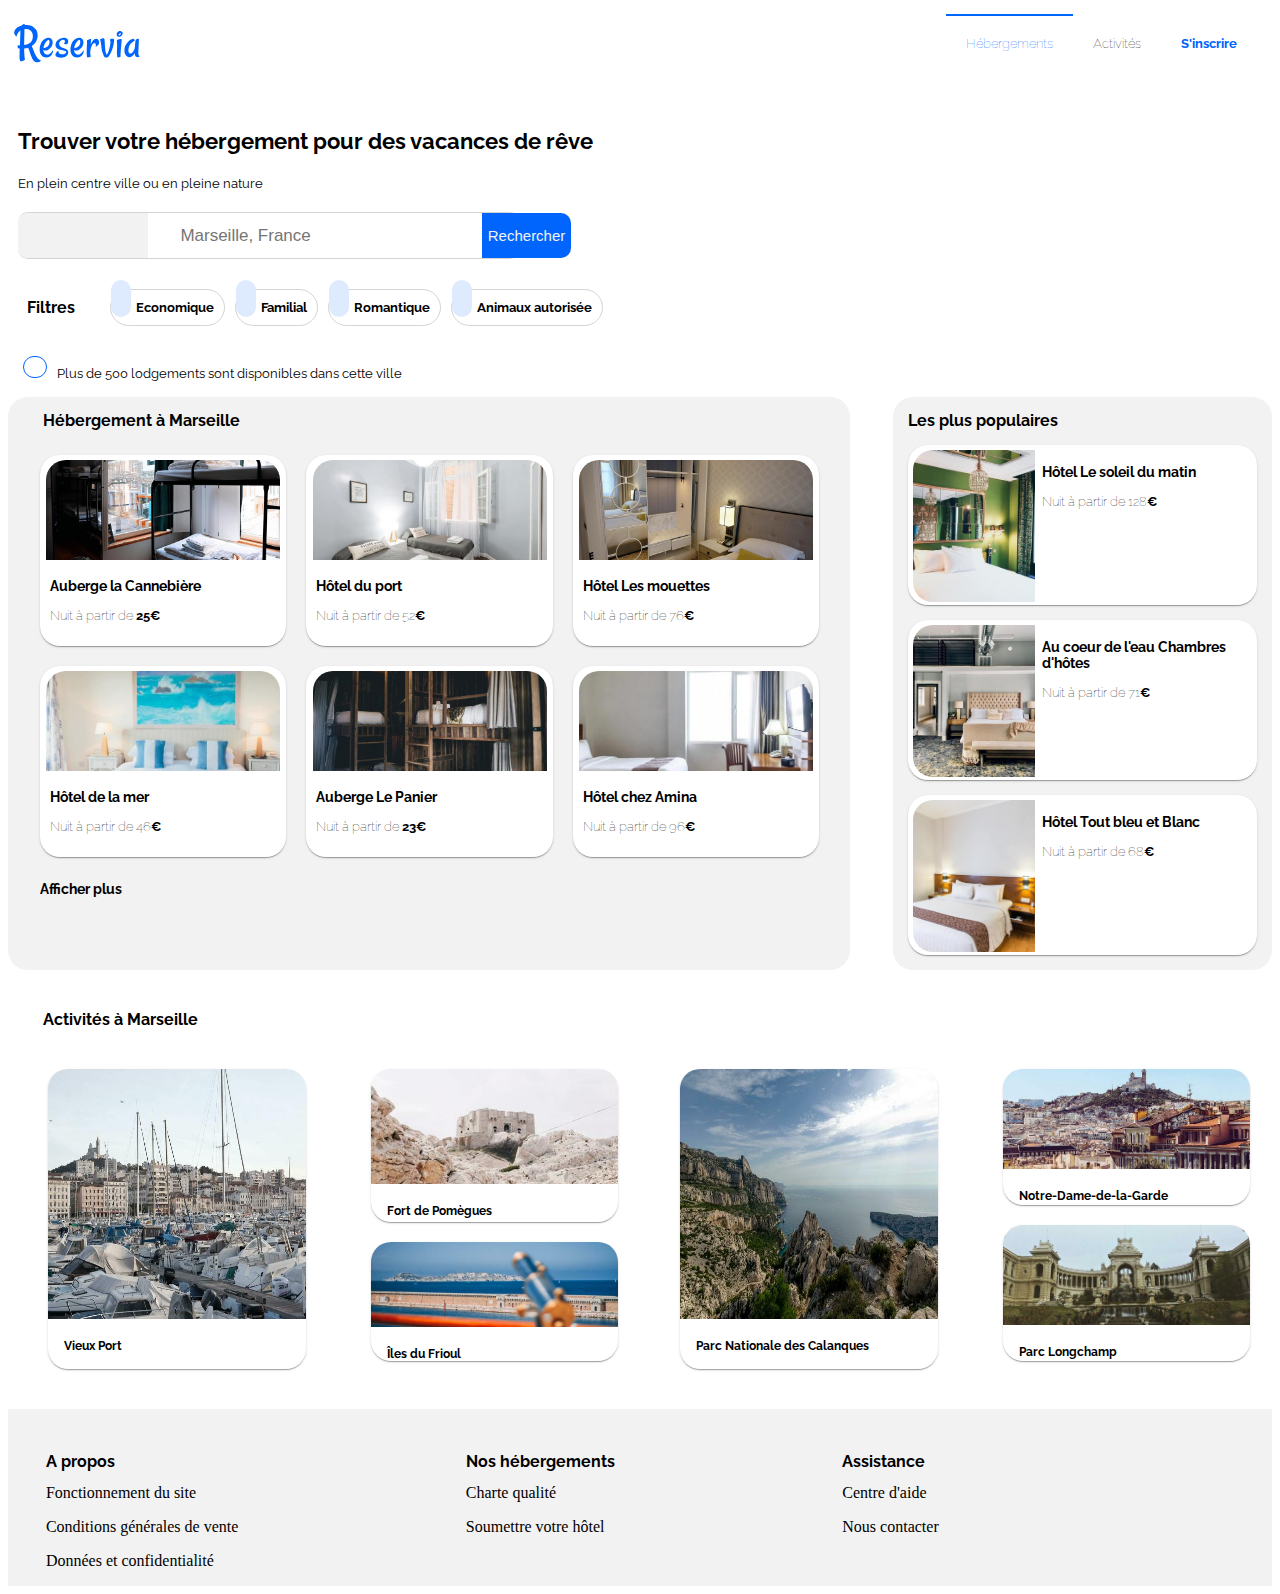
<file: index.html>
<!DOCTYPE html>
<html lang="fr">
    <head>
        <meta charset="UTF-8">
        <meta http-equiv="X-UA-Compatible" content="IE=edge">
        <meta name="viewport" content="width=device-width, initial-scale=1.0">
        <title>Projet 2 Reservia</title>
        <link rel="stylesheet" href="style01.css">
        <link rel="stylesheet" href="https://use.fontawesome.com/releases/v5.15.3/css/all.css" integrity="sha384-SZXxX4whJ79/gErwcOYf+zWLeJdY/qpuqC4cAa9rOGUstPomtqpuNWT9wdPEn2fk" crossorigin="anonymous">
        <style>
        @import url('https://fonts.googleapis.com/css2?family=Raleway:wght@400;700&display=swap');
        </style> 
    </head>
<body>

    <header class="navbar">
        <div class="header_container">
            <img class="reservia" src="./images/logo/Reservia.svg" alt="Image logo">
            <nav>
                <ul class="rightnav">
                    <li><a class="rightTop1" href="#accomodations">Hébergements</a></li>
                    <li><a class="rightTop2" href="#toutes-activites">Activités</a></li>
                    <li><a class="rightTop3" href="#">S'inscrire</a></li>
                </ul>         
            </nav>
        </div>
    </header>

    <!-- Filter section -->
    <section id="filter-section">
        <div class="intro">
            <h1>Trouver votre hébergement pour des vacances de rêve</h1>
            <h5>En plein centre ville ou en pleine nature</h5>
        </div>                  
        <div class="search">
            <span class="infoIcone"><i style='font-size: 20px' class='fas fa-map-marker-alt'></i></span>
            <div class="search-bar"></div>
            <input class="placeholder" type="text" placeholder="Marseille, France" name="search"><button class="send" type="submit">Rechercher</button><i class="fas fa-search"></i>
        </div>   
        
        <div class="filters">
            <span class="titlefilter">Filtres</span>
            <div class="innerFilters">
                <div class="icone"><i class="fas fa-money-bill-wave"></i></div>
                <div class="textfilter">Economique</div>
            </div>
            <div class="innerFilters">
                <div class="icone"><i class="fas fa-child"></i></div>
                <div class="textfilter">Familial</div>
            </div>
            <div class="innerFilters">
                <div class="icone"><i class="fas fa-heart"></i></div>
                <div class="textfilter">Romantique</div>
            </div>
            <div class="innerFilters">
                <div class="icone"><i class="fas fa-dog"></i></div>
                <div class="textfilter">Animaux autorisée</div>
            </div>
        </div>
    
        <div class="infoIcon">
            <div class="iconinfo"><i class="fas fa-info"></i></div>
            <div class="info">Plus de 500 lodgements sont disponibles dans cette ville</div>
        </div>
    </section>
    <!-- Accomodations section -->
    <div class="accomodations">
        <section id="section-container">
            <h2 class="description1">Hébergement à Marseille</h2>
            <div class="hebergementmarseille">
                <div class="snapshot">
                    <img class="img1" alt="auberge_la_cannebière" src="./images/hebergements/4_small/marcus-loke-WQJvWU_HZFo-unsplash.jpg"/>
                    <h3 class="lacannebiere">Auberge la Cannebière</h3>
                    <p class="prix">Nuit à partir de <span class="lodging-price">25€</span></p>
                    <div class="star-rating">
                        <i class="fas fa-star"></i>
                        <i class="fas fa-star"></i>
                        <i class="fas fa-star"></i>
                        <i class="fas fa-star"></i>
                        <span class="star1"><i class="fas fa-star"></i></span> 
                    </div> 
                </div>
                <div class="snapshot">
                    <img class="img1" alt="hotel_du_port" src="./images/hebergements/4_small/fred-kleber-gTbaxaVLvsg-unsplash.jpg"/>
                    <h3 class="port">Hôtel du port</h3>
                    <p class="prix">Nuit à partir de 52<span class="lodging-price">€</span></p>
                    <div class="star-rating">
                        <i class="fas fa-star"></i>
                        <i class="fas fa-star"></i>
                        <i class="fas fa-star"></i>
                        <i class="fas fa-star"></i>
                        <i class="fas fa-star"></i>  
                    </div>
                </div> 
                <div class="snapshot">
                    <img class="img1" alt="hotel_les_mouettes" src="./images/hebergements/4_small/reisetopia-B8WIgxA_PFU-unsplash.jpg"/>
                    <h3 class="lesmouettes">Hôtel Les mouettes</h3>
                    <p class="prix">Nuit à partir de 76<span class="lodging-price">€</span></p>
                    <div class="star-rating">
                        <i class="fas fa-star"></i>
                        <i class="fas fa-star"></i>
                        <i class="fas fa-star"></i>
                        <i class="fas fa-star"></i>
                        <span class="star1"><i class="fas fa-star"></i></span>
                    </div>
                </div>
                <div class="snapshot">
                    <img class="img1" alt="hotel_de_la_mer" src="./images/hebergements/4_small/annie-spratt-Eg1qcIitAuA-unsplash.jpg"/>
                    <h3 class="lamer">Hôtel de la mer</h3>
                    <p class="prix">Nuit à partir de 46<span class="lodging-price">€</span></p>
                    <div class="star-rating">
                        <i class="fas fa-star"></i>
                        <i class="fas fa-star"></i>
                        <i class="fas fa-star"></i>
                        <span class="star1"><i class="fas fa-star"></i></span>
                        <span class="star1"><i class="fas fa-star"></i></span>
                    </div>
                </div>
                <div class="snapshot">
                    <img class="img1" alt="auberge_le_panier" src="./images/hebergements/4_small/nicate-lee-kT-ZyaiwBe0-unsplash.jpg"/>
                    <h3 class="lepanier">Auberge Le Panier</h3>
                    <p class="prix">Nuit à partir de <span class="lodging-price">23€</span></p>
                    <div class="star-rating">
                        <i class="fas fa-star"></i>
                        <i class="fas fa-star"></i>
                        <i class="fas fa-star"></i>
                        <i class="fas fa-star"></i>
                        <span class="star1"><i class="fas fa-star"></i></span>  
                    </div>
                </div>
                <div class="snapshot">
                    <img class="img1" alt="hotel_chez_amina" src="./images/hebergements/4_small/febrian-zakaria-M6S1WvfW68A-unsplash.jpg"/>
                    <h3 class="amina">Hôtel chez Amina</h3>
                    <p class="prix">Nuit à partir de 96<span class="lodging-price">€</span></p>
                    <div class="star-rating">
                        <i class="fas fa-star"></i>
                        <i class="fas fa-star"></i>
                        <i class="fas fa-star"></i>
                        <i class="fas fa-star"></i>
                        <i class="fas fa-star"></i>
                    </div>
                </div>
                <h3 class="plus">Afficher plus</h3>
            </div> 
        </section>          
        <aside id="asides">
            <h2 class="populaires-text">Les plus populaires<i id="les-populaires-icon" class="fas fa-chart-line"></i></h2> 
            <div class="aside1">
                <img class="img2" alt="hotel_le_soleile_du_matin" src="./images/hebergements/4_small/emile-guillemot-Bj_rcSC5XfE-unsplash.jpg"/>
                <div class="topRight">
                        <h3 class="aside-text">Hôtel Le soleil du matin</h3>
                        <p class="prix">Nuit à partir de 128<span class="lodging-price">€</span></p>
                        <div class="star-rating">
                            <i class="fas fa-star"></i>
                            <i class="fas fa-star"></i>
                            <i class="fas fa-star"></i>
                            <i class="fas fa-star"></i>
                            <i class="fas fa-star"></i>
                        </div>
                </div>
            </div>
            <div class="aside1"> 
                <img class="img2" alt="au_coeur_de_leau_chambres_dhotes" src="./images/hebergements/4_small/aw-creative-VGs8z60yT2c-unsplash.jpg"/>
                <div class="topRight">
                        <h3 class="aside-text">Au coeur de l'eau Chambres d'hôtes</h3>
                        <p class="prix">Nuit à partir de 71<span class="lodging-price">€</span></p>
                        <div class="star-rating">
                            <i class="fas fa-star"></i>
                            <i class="fas fa-star"></i>
                            <i class="fas fa-star"></i>
                            <i class="fas fa-star"></i>
                            <span class="star1"><i class="fas fa-star"></i></span>
                        </div>   
                </div>
            </div>
            <div class="aside1">
                <img class="img2" alt="hotel_tout_bleu_et_blanc" src="./images/hebergements/4_small/febrian-zakaria-sjvU0THccQA-unsplash.jpg"/>
                <div class="topRight">
                    <h3 class="aside-text">Hôtel Tout bleu et Blanc</h3>
                    <p class="prix">Nuit à partir de 68<span class="lodging-price">€</span></p>
                    <div class="star-rating">
                        <i class="fas fa-star"></i>
                        <i class="fas fa-star"></i>
                        <i class="fas fa-star"></i>
                        <i class="fas fa-star"></i>
                        <span class="star1"><i class="fas fa-star"></i></span>  
                    </div>   
                </div>
            </div>
        </aside>
    </div>
    <!-- Activities section -->
    <article id="activites">
        <h2 class="description2">Activités à Marseille</h2>
        <div class="toutes-activites">
            <div class="bottomshot">
                <img class="vieuxport" alt="vieux_port" src="./images/activites/4_small/reno-laithienne-QUgJhdY5Fyk-unsplash.jpg"/>
                <h4 class="lieu">Vieux Port</h4> 
            </div> 
        
            <div class="petitcolumn">
                <div class="petitcol1a">
                    <img class="fortdepomegues" alt="fort_de_pomegues" src="./images/activites/4_small/paul-hermann-QFTrLdQIRhI-unsplash.jpg"/>
                    <h4 class="lieu">Fort de Pomègues</h4>
                </div>
                <div class="petitcol1b">
                    <img class="frioul" alt="iles_du_frioul" src="./images/activites/4_small/kevin-hikari-rV_Qd1l-VXg-unsplash.jpg"/>
                    <h4 class="lieu">Îles du Frioul</h4>
                </div>
            </div>
            <div class="bottomshot">
                <img class="parcnational" alt="parc_nationale_des_calanques" src="./images/activites/4_small/kilyan-sockalingum-NR8-cBCN3aI-unsplash.jpg"/>
                <h4 class="lieu">Parc Nationale des Calanques</h4>
            </div>
            <div class="petitcolumn">
                <div class="petitcol2">
                    <img class="notredame" alt="notre_dame_de_la_garde" src="./images/activites/4_small/florian-wehde-xW9e8gdotxI-unsplash.jpg"/>
                    <h4 class="lieu">Notre-Dame-de-la-Garde</h4>
                </div>
                <div class="petitcol2">
                    <img class="parclongchamp" alt="parc_longchamp" src="./images/activites/4_small/lena-paulin-wH2-EJoDcV0-unsplash.jpg"/>
                    <h4 class="lieu">Parc Longchamp</h4>
                </div>
            </div>
        </div>
    </article>

    <!-- FOOTER -->
    <footer id="LeFooter">
        <div class="footerliste"></div>
        <div class="footer-heading footer-1">
            <h2>A propos</h2>
            <a href="#">Fonctionnement du site</a>
            <a href="#">Conditions générales de vente</a>
            <a href="#">Données et confidentialité</a>
        </div>
        <div class="footer-heading footer-2">
            <h2>Nos hébergements</h2>
            <a href="#">Charte qualité</a>
            <a href="#">Soumettre votre hôtel</a>
        </div>
        <div class="footer-heading footer-3">
            <h2 class="footer-text">Assistance</h2>
            <a href="#">Centre d'aide</a>
            <a href="#">Nous contacter</a>
        </div>
    </footer>    
</body>
</html>
</file>
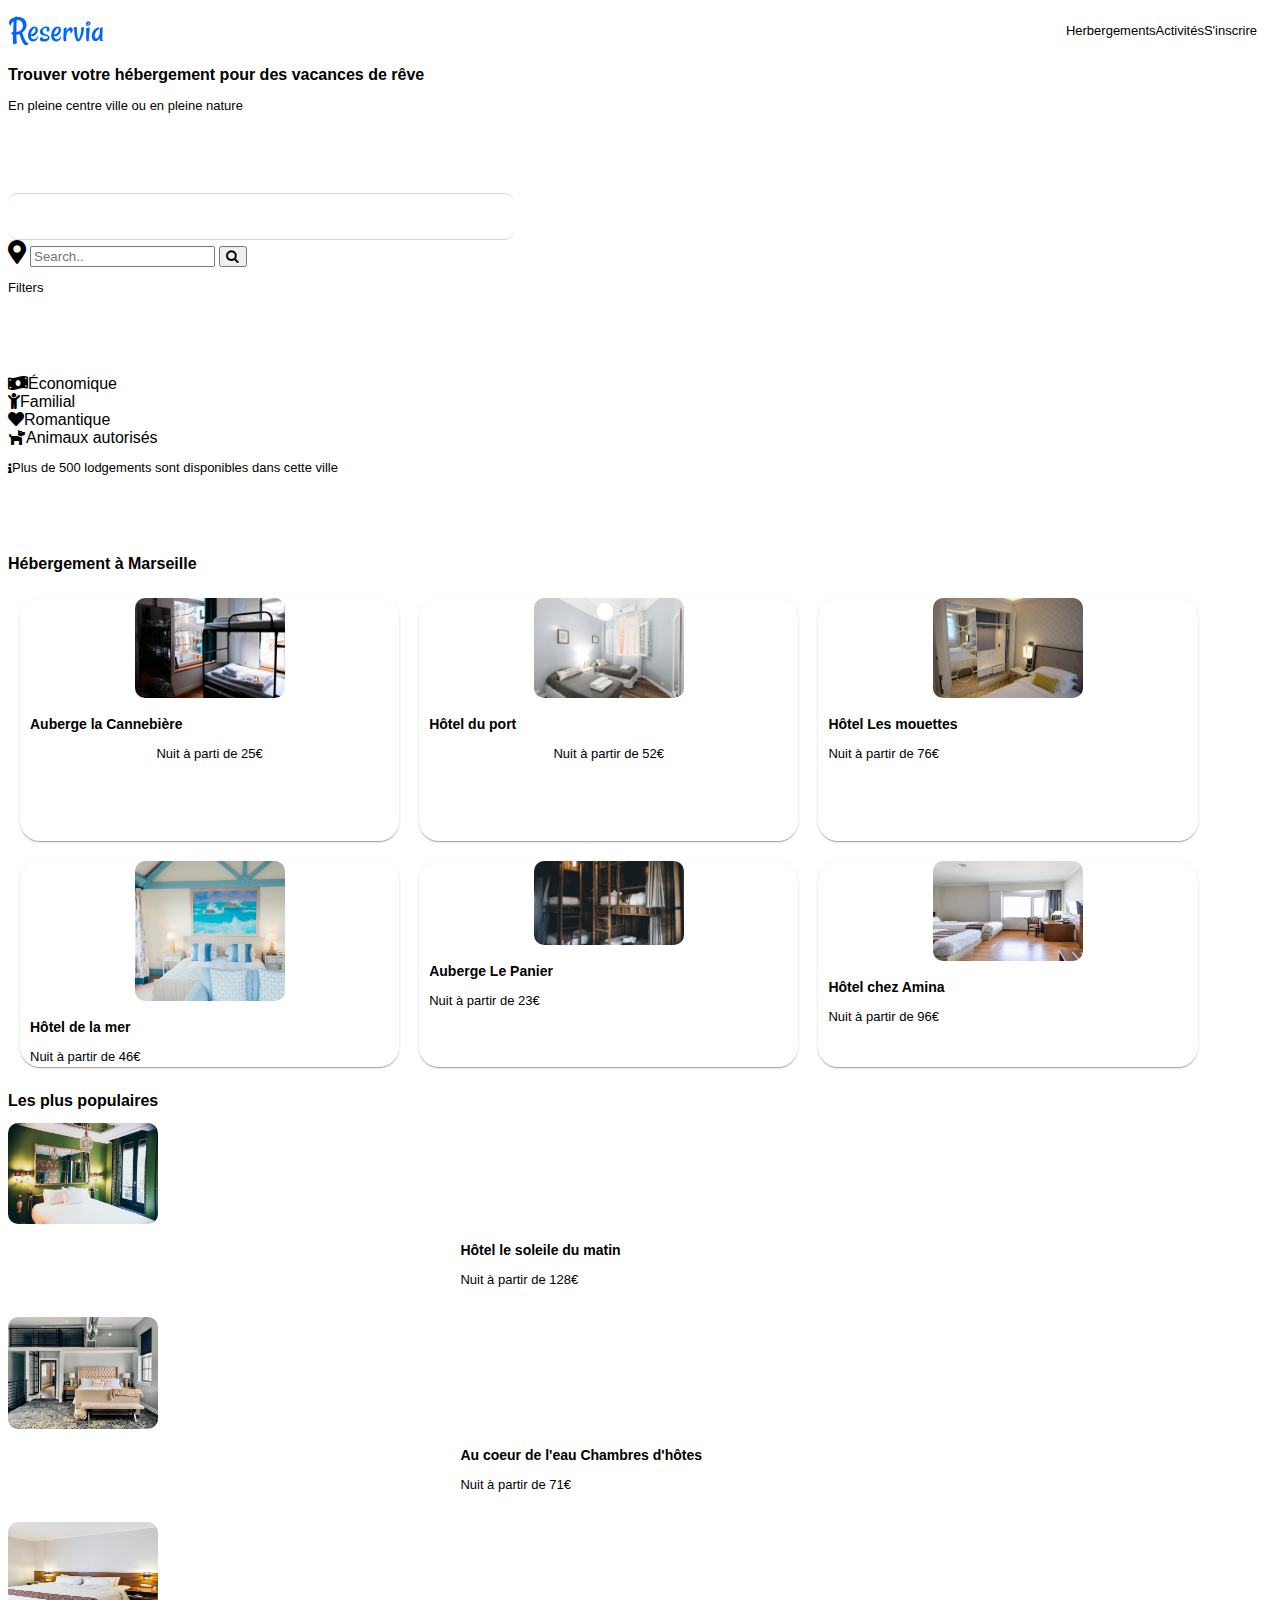
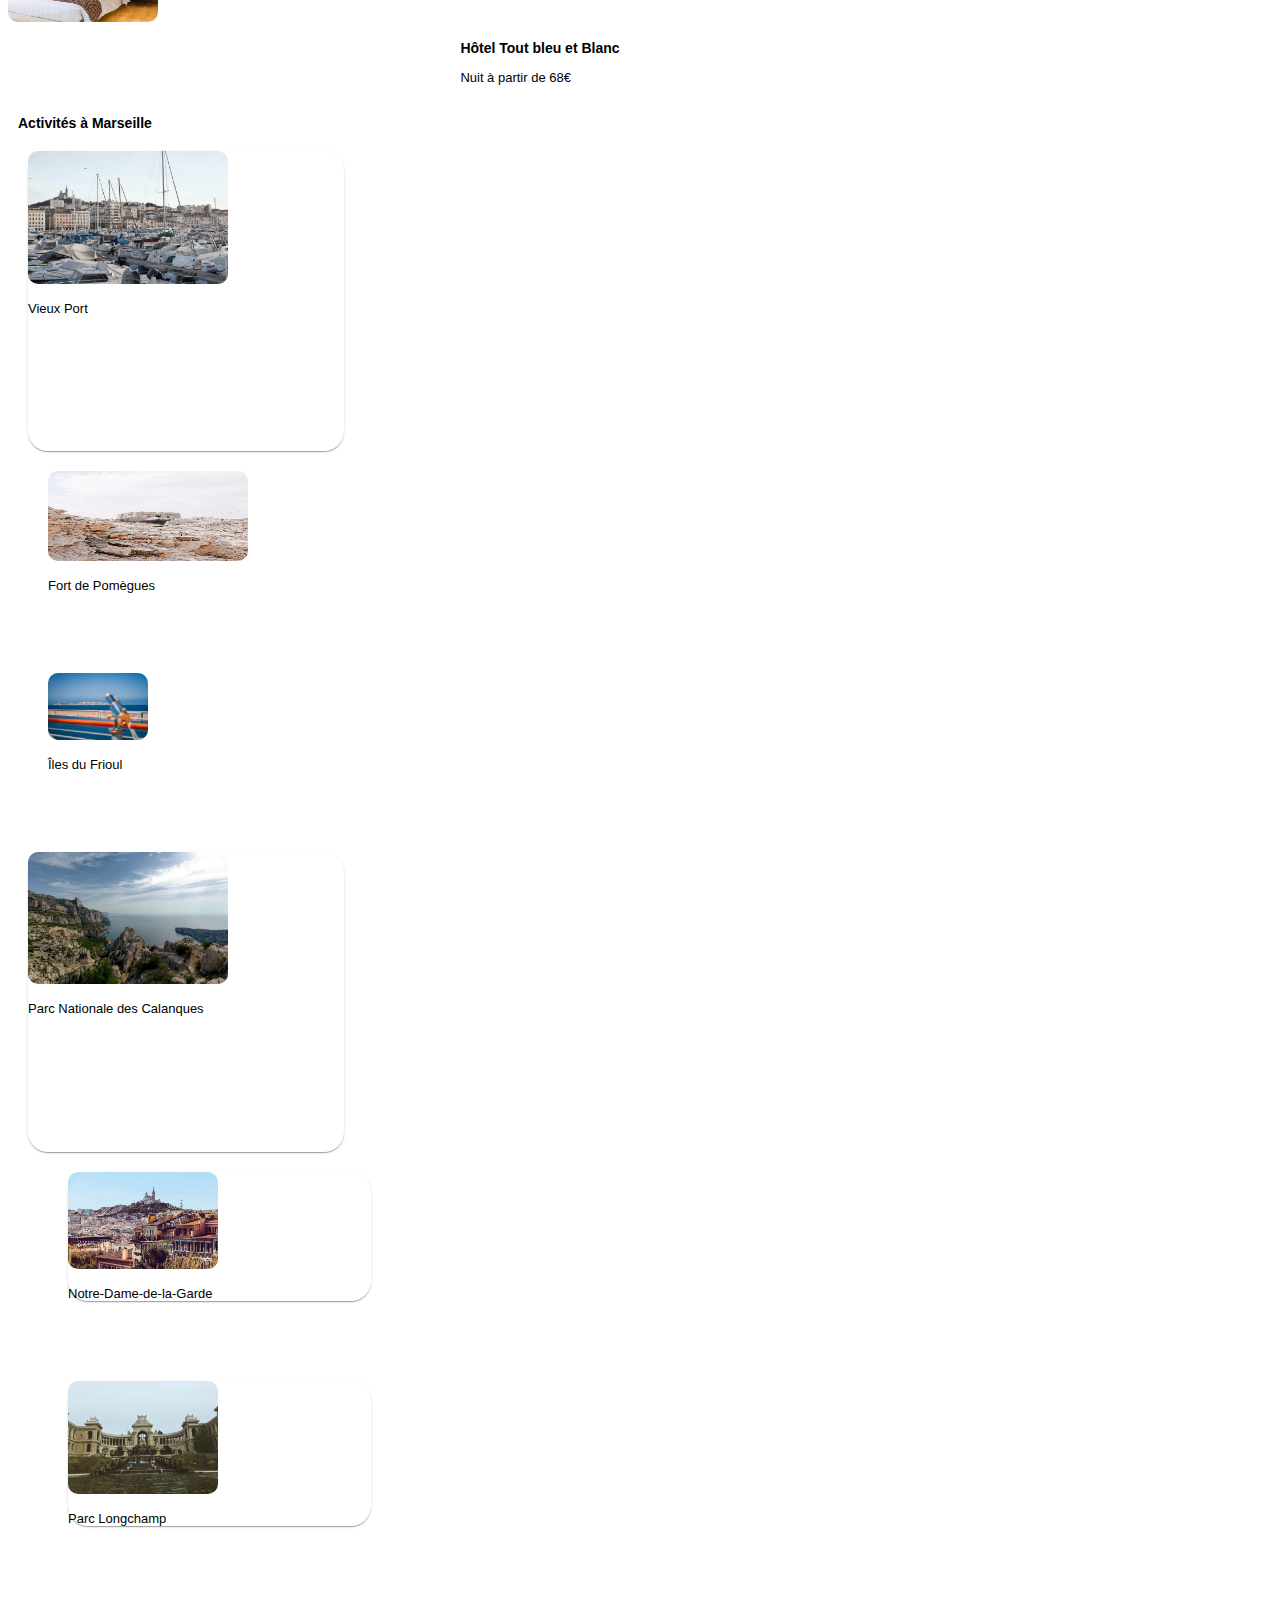
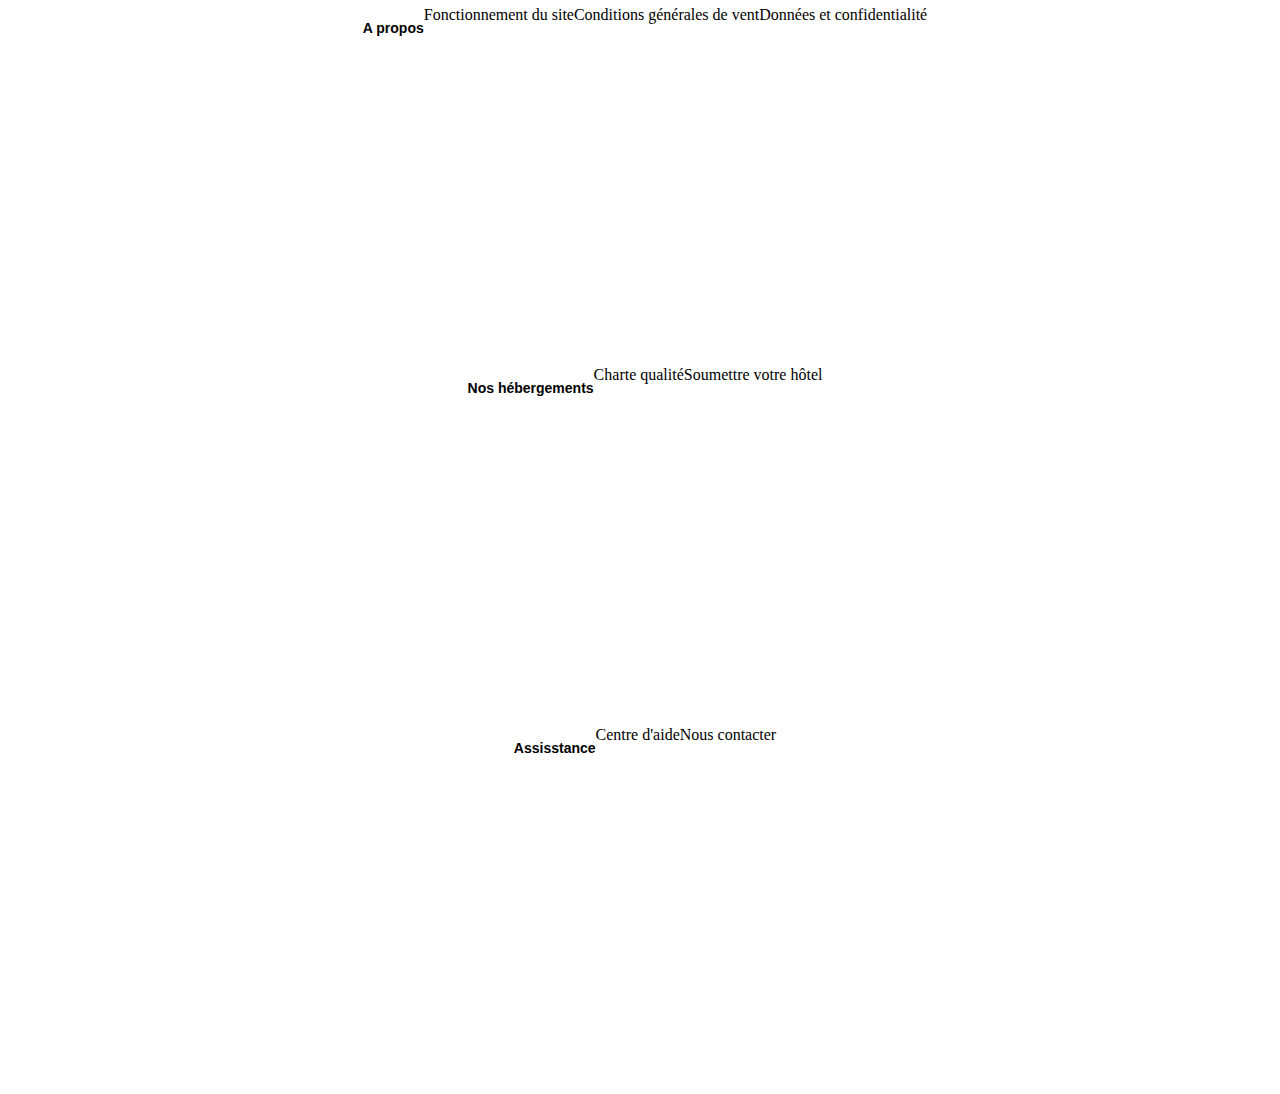
<file: projet.html>
<!DOCTYPE html>
<html lang="en">
<head>
    <meta charset="UTF-8">
    <meta http-equiv="X-UA-Compatible" content="IE=edge">
    <meta name="viewport" content="width=device-width, initial-scale=1.0">
    <title>First try reservia</title>
    <link rel="stylesheet" href="style01.css">
    <link rel="stylesheet" href="https://use.fontawesome.com/releases/v5.12.1/css/all.css" crossorigin="anonymous">
</head>
<body>
 <!--First of take the navbar-->
<div class="navbar">
    <div class="header_container">
        <!--Put the logo inside the container-->
        <img src="./images/logo/Reservia.svg" alt="Image logo">


        <nav>
            <ul class="rightnav">
                <li><a href="#">Herbergements</a></li>
                <li><a href="#">Activités</a></li>
                <li><a href="#">S'inscrire</a></li>
            </ul>         
        </nav>
    </div>
</div>


<div class="section 2">
    <h2>Trouver votre hébergement pour des vacances de rêve</h2>
    <p>En pleine centre ville ou en pleine nature</p>
    <div class="container">
        <div class="search">
        </div><link rel="stylesheet" href="https://cdnjs.cloudflare.com/ajax/libs/font-awesome/4.7.0/css/font-awesome.min.css">
        <form class="example" action="action_page.php">
            <i style='font-size:24px' class='fas'>&#xf3c5;</i>
            <input type="text" placeholder="Search.." name="search">
            <button type="submit"><i class="fa fa-search"></i></button>
          </form>
          </div>
            </div>
    </div>

    <div class="filterContainer">
        <p>Filters</p>
        <nav>
            <div class="ul">
                <li class="filterItem"><i class="fas fa-money-bill-wave"></i>Économique</li>
                <li class="filterItem"><i class="fas fa-child"></i>Familial</li>
                <li class="filterItem"><i class="fas fa-heart"></i>Romantique</li>
                <li class="filterItem"><i class="fas  fa-dog"></i>Animaux autorisés</li>
            </div>
        </nav>
    </div>

    <div class="info_icon">
      <p><i class="fas fa-info"></i>Plus de 500 lodgements sont disponibles dans cette ville</p>
    </div>
</div>


<div class="flexcontainer">
    <div class="containergauche">
        <h2>Hébergement à Marseille</h2>
        <div class="hebergementmarseille">
         
            <div class="snapshot">
                <img alt="auberge_la_cannebière" width="150" src="./images/hebergements/3_medium/marcus-loke-WQJvWU_HZFo-unsplash.jpg"/>
                <h3>Auberge la Cannebière</h3>
                <p>Nuit à parti de 25€</p>
            </div>
            <div class="snapshot">
                <img alt="hotel_du_port" width="150" src="./images/hebergements/3_medium/fred-kleber-gTbaxaVLvsg-unsplash.jpg"/>
                <h3>Hôtel du port</h3>
                <p class="">Nuit à partir de 52€</p>
            </div> 
            <div class="snapshot">
                <img alt="hotel_les_mouettes" width="150" src="./images/hebergements/3_medium/reisetopia-B8WIgxA_PFU-unsplash.jpg"/>
                <h3>Hôtel Les mouettes</h3>
                <p class="prix">Nuit à partir de 76€</p>
        
            </div>
            <div class="snapshot">
                <img alt="hotel_de_la_mer" width="150" src="./images/hebergements/3_medium/annie-spratt-Eg1qcIitAuA-unsplash.jpg"/>
                <h3>Hôtel de la mer</h3>
                <p class="prix">Nuit à partir de 46€</p>
            </div>
            <div class="snapshot">
                <img alt="auberge_le_panier" width="150" src="./images/hebergements/3_medium/nicate-lee-kT-ZyaiwBe0-unsplash.jpg"/>
                <h3>Auberge Le Panier</h3>
                <p class="prix">Nuit à partir de 23€</p>
            </div>
            <div class="snapshot">
                <img alt="hotel_chez_amina" width="150" height="100" src="./images/hebergements/3_medium/febrian-zakaria-M6S1WvfW68A-unsplash.jpg"/>
                <h3>Hôtel chez Amina</h3>
                <p class="prix">Nuit à partir de 96€</p>
            </div>
       </div> 
    </div>

    <div class="containerdroite">
            <h2><span class="droite">Les plus populaires</span></h2>
            <div class="populaires">
                <div class="aside">
                    <img alt="hotel_le_soleile_du_matin" width="150" src="./images/hebergements/3_medium/emile-guillemot-Bj_rcSC5XfE-unsplash.jpg"/>
                    <div class="topRight">
                       <h3>Hôtel le soleile du matin</h3>
                       <p class="prix">Nuit à partir de 128€</p>
                    </div>
                </div>
                <div class="aside"> 
                    <img alt="au_coeur_de_leau_chambres_dhotes" width="150" src="./images/hebergements/3_medium/aw-creative-VGs8z60yT2c-unsplash.jpg"/>
                    <div class="topRight">
                        <h3>Au coeur de l'eau Chambres d'hôtes</h3>
                        <p class="prix">Nuit à partir de 71€</p>
                    </div>
                </div>
                <div class="aside">
                    <img alt="hotel_tout_bleu_et_blanc" width="150" height="100" src="./images/hebergements/3_medium/febrian-zakaria-sjvU0THccQA-unsplash.jpg"/>
                    <div class="topRight">
                        <h3>Hôtel Tout bleu et Blanc</h3>
                        <p class="prix">Nuit à partir de 68€</p>
                    </div>
                    </div>
                </div>
            </div>
        </div>
    </div>

</div>

<div class="section_4">
    <h3>Activités à Marseille</h3>
    <div class="containermixte">
        <div class="bottomshot">
            <img alt="vieux_port" width="200" src="./images/activites/3_medium/reno-laithienne-QUgJhdY5Fyk-unsplash.jpg"/>
        <p>Vieux Port</p> 
        </div>  
        <div class="petitcolumn">
            <div class="petitcol1">
             <img alt="fort_de_pomegues" width="200" height="90" src="./images/activites/3_medium/paul-hermann-QFTrLdQIRhI-unsplash.jpg"/> 
                <p>Fort de Pomègues</p>
            </div>
            <div class="petitcol1">
                <img alt="iles_du_frioul" width="100" src="./images/activites/3_medium/kevin-hikari-rV_Qd1l-VXg-unsplash.jpg"/>
                <p>Îles du Frioul</p>
            </div>
        </div>
        <div class="bottomshot">
            <img alt="parc_nationale_des_calanques" width="200" src="./images/activites/3_medium/kilyan-sockalingum-NR8-cBCN3aI-unsplash.jpg"/>
            <p>Parc Nationale des Calanques</p>
        </div>
        <div class="petitcolumn">
            <div class="petitcol2">
                <img alt="notre_dame_de_la_garde" width="150" src="./images/activites/3_medium/florian-wehde-xW9e8gdotxI-unsplash.jpg"/>
                <p>Notre-Dame-de-la-Garde</p>
            </div>
            <div class="petitcol2">
                <img alt="parc_longchamp" width="150" src="./images/activites/3_medium/lena-paulin-wH2-EJoDcV0-unsplash.jpg"/>
                     <p>Parc Longchamp</p>
            </div>
        </div>
    </div>
    <div class="lastSection"></div>
        <div class="footer">
            
            <div class="footliste">
               <h3><span class="footerNav">A propos</span></h3>
               <a href="site">Fonctionnement du site</a><br />
               <a href="conditions">Conditions générales de vent</a><br />
               <a href="#donnee">Données et confidentialité</a><br />
            </div>
            
            <div class="footliste">
              <h3><span class="footernav">Nos hébergements</span></h3>
              <a href="#charte">Charte qualité</a><br />
              <a href="#soumetre">Soumettre votre hôtel</a>
            </div>
            <div class="footliste">
                <h3><span class="footernav">Assisstance</span></h3>
                <a href="#centre">Centre d'aide</a><br />
                <a href="#nous">Nous contacter</a><br />     
            </div>
         </div>   
</div>  
</body>
</html>
</file>
<file: style01.css>
.body{
    background-color: #F2F2F2;
    font-family: 'Raleway', sans-serif;
    margin: 10px;
    padding: 0px;
}    
.header_container{
    display: flex;
	align-items: center;
	justify-content: space-between;
	flex-wrap: wrap;
    margin: 0px;
}
.reservia{
    padding-top: 0px;
    margin: 5px;
    height: 60px;
    cursor: pointer;
}
h1{
    font-family: 'Raleway', sans-serif;
    font-size: 22px;
    font-weight: bolder; 
}
h2{
    font-family: 'Raleway', sans-serif;
    font-size: 16px;
    font-weight: bolder;
}
h3{
    font-family: 'Raleway', sans-serif;
    font-size: 14px;
    font-weight: bolder;
    
}
h4{
    font-family: 'Raleway', sans-serif;
    font-size: 12px;
    font-weight: normal;
}
h5, .rightnav, .footerliste{
    font-family: 'Raleway', sans-serif;
    font-weight: normal;
    font-size: small;

}
a{
    text-decoration: none;
    color: black;
}
p{
    font-family: 'Raleway', sans-serif;
    font-size: small;
    font-weight: normal;
    margin-bottom: 80px;
}
ul{
    display: flex;
    flex-direction: row;
    list-style: none;
}
.rightTop1, .rightTop2, .rightTop3{
    text-decoration: none;
    font-weight: lighter;
    padding: 20px;
}
.rightTop1{
    border-top: 2px solid #0065fc;
    color: #0065FC;
}
.rightTop1:hover{
    border-top: none;
}
.rightTop3{
    color: #0065FC;
    font-weight: bolder;
}
.rightTop1:hover, .rightTop2:hover, .rightTop3:hover,
.rightTop1:focus, .rightTop2:focus, .rightTop3:focus{
    cursor: pointer;
    color: rgb(70, 127, 192);
    transform: scale(1.05);
}
nav{
    list-style: none;
    font-family: 'Raleway', sans-serif;
    margin-right: 15px;
}
#filter-section{
    margin-left: 10px;
    margin-top: 50px;
}
.search{
    width: 40%;
    display: flex;
    height: 45px;
    justify-content: space-between;
    flex-flow: row nowrap;
    border-top: 1px solid rgb(214, 211, 211);
    border-bottom: 1px solid rgb(214, 211, 211);
    border-radius: 10px 10px 10px 10px;
    padding: 0px;
    margin-left: 0%;
}
.fa-search{
    margin-left: -20%;
}
.placeholder{
    width: 60%;
    border: none;
    padding-left: 5%;
    margin-right: -10%;
    margin-left: 0%;
    font-size: 17px;
}
.send{
    border: none;
    color: #F2F2F2;
    background-color: #0065FC;
    position: relative;
    display: inline-block;
    padding-top: 5px;
    padding-bottom: 6px;
    border-radius: 0px 10px 10px 0px;
    font-size: 15px;
    cursor: pointer;
}
.send:hover,
.send:focus{
    cursor: pointer;
    transform: scale(1.05);
}
.infoIcone{
    display: flex;
    padding-left: 10%;
    padding-top: 12px;
    padding-right: 15%;
    margin-right: -18%;
    border-radius: 10px 0px 0px 10px;
    background-color:#F2F2F2;
    border: none;  
    width: 5px;
}
.infoIcone:hover,
.infoIcone:focus{
    cursor: pointer;
    transform: scale(1.05);
}
.filters{
    display: flex;
    flex-flow: row wrap;
    align-items: center;
    padding: 25px;
    margin-left: -4%;
}
.textfilter{
    font-family: 'Raleway', sans-serif;
    font-weight: bold;
    font-size: 13px;
    padding-top: 10px;
}
.titlefilter{
    padding-right: 30px;
    padding-left: 14px;
    margin-left: 20px;
    font-family: 'Raleway', sans-serif;
    font-weight: bold;
}  
.innerFilters{
    display: flex;
    padding-right: 10px;
    margin: 5px;
    border: 1px solid rgb(214, 211, 211);
    border-radius: 20px;
    width: auto;
    height: 35px;
    cursor: pointer;
}
.innerFilters:hover,
.innerFilters:focus{
    transform: scale(1.05);
    border: 2px solid #0065FC;
}
.innerFilters i{
    color: #0065FC;
    background-color: #DEEBFF;
    margin-right: 5px;
    border-radius: 50px;
    padding: 10px; 
}
.innerFilters:hover i,
.innerFilters:focus i{
    transform: scale(1.1);
    color: white;
    background-color: #0065FC;
}
h3{
    text-align: left;
    margin-left: 10px;
}
.prix{
    text-align: left;
    margin-left: 10px;
    margin-top: 0px;
    margin-bottom: 3px;
    font-weight: lighter;
}
.lodging-price{
    font-weight: bold;
}
.star-rating{
    font-size: 10px;
    padding: 10px;
    text-align: left;
    margin-left: 0%;
    color: #0065FC;
}
.star1{
    color: grey;
    margin-left: 0%;
}
.infoIcon{
    display: flex;
    align-items: baseline;
    margin-left: -2%;
}
.iconinfo{
    margin-right: 10px;
    margin-left: 30px;
    border: 1px solid #0065FC;
    color: #0065FC;
    border-radius: 50px;
    width: 2px;
    height: 20px;
    padding-left: 10px;
    padding-right: 10px;
    padding-top: 0px;
    padding-bottom: 0px;
}
.info{
    font-family: 'Raleway', sans-serif;
    font-size: small;
}
.fa-info{
    font-size: 10px;
    
}
img{
    border-radius: 10px;
}
.accomodations{
    display: flex;
    flex-direction: row;
    justify-content: space-between;
    width: 100%;
    margin-top: 16px;
    margin-left: 0%;
    margin-right: 0%;
}
#section-container{
    border-radius: 20px;
    background:#F2F2F2;
    padding-left: 20px;
    width: 65%;
}
.hebergementmarseille{ 
    display: flex;
    width: 100%;
    padding: 2px;
    text-align: center;
    flex-wrap: wrap;
    border-radius: 20px;
}
.snapshot{
    width: 30%;
    background: white;
    border-radius: 20px;
    box-shadow: 0px 2px 1px -1px rgb(0 0 0 / 20%), 0px 1px 1px 0px rgb(0 0 0 / 14%), 0px 1px 3px 0px rgb(0 0 0 / 12%);
    margin: 10px;  
}
.img1{
    width: 95%;
    height: 100px;
    margin-top: 2%;
    border-radius: 20px 20px 0px 0px;
    object-fit: cover;
}
.snapshot:hover,
.snapshot:focus{
    cursor: pointer;
    transform: scale(1.05);
}
#les-populaires-icon{
    float: right;
    margin-right: 5%;
}
.aside1:hover,
.aside1:focus{
    cursor: pointer;
    transform: scale(1.05);
}
.cannebiere{
    border-radius: 20px 20px 0px 0px;
    margin-top: 5px;
    margin-left: 0px;
    width: 95%;
    height: 100px;
}
.hotelduport{
    border-radius: 20px 20px 0px 0px;
    margin-top: 5px;
    margin-left: 0%;
    width: 95%;
    height: 100px;
}
.hotellesmouettes{
    border-radius: 20px 20px 0px 0px;
    width: 95%;
    margin-top: 5px;
    margin-left: 0%;
    height: 100px;
}
.hoteldelamer{
    border-radius: 20px 20px 0px 0px;
    width: 95%;
    margin-top: 5px;
    margin-left: 0%;
    height: 100px;
}
.aubergelepanier{
    border-radius: 20px 20px 0px 0px;
    width: 95%;
    margin-top: 5px;
    margin-left: 0%;
    height: 100px;
}
.hotelchezamina{
    border-radius: 20px 20px 0px 0px;
    width: 95%;
    margin-left: 0%;
    margin-top: 5px;
}
.description1{
    margin-left: 15px;
}
#asides{
    border-radius: 20px;
    background: #F2F2F2;
    width: 30%;
}
.aside1{
    display: flex;
    flex-direction: row;
    position: relative;
    padding: 5px;
    border-radius: 20px;
    background: white;
    box-shadow: 0px 2px 1px -1px rgb(0 0 0 / 20%), 0px 1px 1px 0px rgb(0 0 0 / 14%), 0px 1px 3px 0px rgb(0 0 0 / 12%);
    margin: 15px;
    height: 150px;
}
.img2{
    border-radius: 20px 0px 0px 20px;
    position: absolute;
    height: 95%;
    object-fit: cover;
    width: 35%;
}
.aside-text{
    align-items: center;
}
.plus:hover{
    cursor: pointer;
    color: rgb(70, 127, 192);
}
.populaires-text{
    margin-left: 15px;
}
.soleiledumatin{
    border-radius: 20px 0px 0px 20px;
    position: absolute;
    width: 100%;
    height: 100%;
    object-fit: cover;
}
.soleil{
    margin-bottom: 30px;
    align-items: center;
}
.topRight{
    margin-bottom: 30px;
    align-items: center;
    padding-left: 35%;
}
.aucoeurdeleau{
    border-radius: 20px 0px 0px 20px;
    position: absolute;
    width: 100%;
    height: 100%;
    object-fit: cover;
}
.coeurdeleau{
    margin-bottom: 20px;
    margin-right: 10px;
}
.hoteltoutbleu{
    border-radius: 20px 0px 0px 20px;
    position: absolute;
    width: 100%;
    height: 100%;
    object-fit: cover;
}
.bleuetblanc{
    margin-bottom: 10px;
    margin-right: 40px;
}
.toutes-activites{
    display: flex;
    flex-direction: row;
    justify-content: space-around;
    background: white;
    width: 100%;
    border-radius: 20px; 
    margin: 20px;
}
.petitcolumn{
    flex-direction: column;
    width: 30%;
    padding-left: 40px;      
}
.bottomshot{
    height: 300px;
    width: 25%;
    box-shadow: 0px 2px 1px -1px rgb(0 0 0 / 20%), 0px 1px 1px 0px rgb(0 0 0 / 14%), 0px 1px 3px 0px rgb(0 0 0 / 12%);
    border-radius: 20px;
    margin: 20px;
    margin-right: 5px;
}
.bottomshot:hover,
.bottomshot:focus{
    cursor: pointer;
    box-shadow: 0px 2px 1px -1px rgb(0 0 0 / 20%), 0px 1px 1px 0px rgb(0 0 0 / 14%), 0px 1px 3px 0px rgb(0 0 0 / 12%);
    transform: scale(1.05);
}
.petitcol1a{
    flex-direction: column;
    height: 45%;
    width: 80%;
    margin: 20px;
    box-shadow: 0px 2px 1px -1px rgb(0 0 0 / 20%), 0px 1px 1px 0px rgb(0 0 0 / 14%), 0px 1px 3px 0px rgb(0 0 0 / 12%);
    border-radius: 20px;
}
.petitcol1a:hover,
.petitcol1a:focus{
    cursor: pointer;
    box-shadow: 0px 2px 1px -1px rgb(0 0 0 / 20%), 0px 1px 1px 0px rgb(0 0 0 / 14%), 0px 1px 3px 0px rgb(0 0 0 / 12%);
    transform: scale(1.05);
}
.petitcol1b{
    flex-direction: column;
    height: 35%;
    width: 80%;
    margin: 20px;
    box-shadow: 0px 2px 1px -1px rgb(0 0 0 / 20%), 0px 1px 1px 0px rgb(0 0 0 / 14%), 0px 1px 3px 0px rgb(0 0 0 / 12%);
    border-radius: 20px;
}
.petitcol1b:hover,
.petitcol1b:focus{
    cursor: pointer;
    box-shadow: 0px 2px 1px -1px rgb(0 0 0 / 20%), 0px 1px 1px 0px rgb(0 0 0 / 14%), 0px 1px 3px 0px rgb(0 0 0 / 12%);
    transform: scale(1.05);
}
.petitcol2{
    flex-direction: column;
    height: 40%;
    width: 80%;
    margin: 20px;
    box-shadow: 0px 2px 1px -1px rgb(0 0 0 / 20%), 0px 1px 1px 0px rgb(0 0 0 / 14%), 0px 1px 3px 0px rgb(0 0 0 / 12%);
    border-radius: 20px;
}
.petitcol2:hover,
.petitcol2:focus{
    cursor: pointer;
    box-shadow: 0px 2px 1px -1px rgb(0 0 0 / 20%), 0px 1px 1px 0px rgb(0 0 0 / 14%), 0px 1px 3px 0px rgb(0 0 0 / 12%);
    transform: scale(1.05);
}
.vieuxport{
    border-radius: 20px 20px 0px 0px;
    width: 100%;
    height: 250px; 
}
.fortdepomegues{
    border-radius: 20px 20px 0px 0px;
    width: 100%;
    height: 115px;
    object-fit: cover;
}
.frioul{
    border-radius: 20px 20px 0px 0px;
    width: 100%;
    height: 85px;
    object-fit: cover;
}
.parcnational{
    border-radius: 20px 20px 0px 0px;
    width: 100%;
    height: 250px;
}
.notredame{
    border-radius: 20px 20px 0px 0px;
    width: 100%;
    height: 100px;
    object-fit: cover;
}
.parclongchamp{
    border-radius: 20px 20px 0px 0px;
    width: 100%;
    height: 100px;
    object-fit: cover;
}
.lieu{
    margin-left: 16px;
    font-weight: bolder;
}
.description2{
    margin-left: 35px;
    margin-top: 40px;
}
.topRight{
    text-align: left;
}
#LeFooter{
    background-color: #F2F2F2;
    display: flex;
    flex-direction: row;
    width: 100%;
}
.footliste{
	width: 100%;
	height: 40vh;
	margin: 0; 
    padding: 0;
    margin-left: 0;
    margin-right: 30%;
    box-sizing: border-box;
    display: flex;
    justify-content: center;
    flex-wrap: wrap;
    margin: 0 auto;
}	
.footer-heading{
    display: flex;
    justify-content: left;
    flex-direction: column;
    margin-right: 15%;
    margin-top: 30px;
    margin-left: 3%;
}
.footer-heading a{
    margin-bottom: 16px;
}
.footer-heading a:hover{
    cursor: pointer;
    color: rgb(70, 127, 192);;
}
.footer-heading h2{
    margin-left: 0%;
}

/*-------- RESPONSIVE -------*/
@media (max-width: 1200px){
    .search{
        width: 40%;
        display: flex;
        margin: auto;
    }
    #section-container{
        flex-direction: row;
    }
    h4{
        font-size: 12px;
    }
    .hebergementmarseille{
        width: auto;
        flex-direction: row;
        flex: 2;
    }
    .snapshot{
        width: 30%;
    }
    .footerliste{
        display: flex;
        flex-direction: row;
        justify-content: center;
        flex-wrap: wrap;
        margin: 0 auto;
        margin-top: 20px;
    }
    
    
}
@media all and (max-width: 992px){
    .rightTop1{
        border-top: none;
        padding: 0px 200px 10px 0px;
    }
    .rightTop1:hover{
        border-bottom: none;
    }
    .rightTop2{
        border-top: none;
        padding: 0px 200px 10px 0px;
    }
    .rightTop3{
        border-top: none;
        position: absolute;
        top: 0px;
        right: 30px;
    }
    .rightnav{
        padding-right: 20px;

    }
    .search{
        width: 60%;
        margin-left: 0%;
        display: flex;
        height: 45px;
        justify-content: space-between;
    }
    .infoIcone{
        width: 2%;
        margin-left: auto;
        margin-right: 0%;
    }
    .send{
        width: 30%;
        height: 45px;
    }
    .placeholder{
        width: 100%;
    }
    .accomodations{
        flex-direction: column;
        width: 100%;
    }
    .innerFilters4{
        margin-left: 10%;
    }
    #LeFooter{
        width: 100%;
    }
    .footerliste{
        width: 100%;
        
    }
    .footer-heading h2{
        font-size: 16px;
    }
    .footer-heading a{
        font-size: 14px;
    }
    .populaires-text{
        margin-left: 30px;
    }
    #les-populaires-icon{
        margin-right: 5%;
    }
    #asides{
        width: 100%;
        margin-left: 0;
        margin-right: 0;
    }
    .aside1{
        width: 60%;
        margin-left: 20%;
        margin-right: 20%;
    }
    #section-container{
        flex-direction: row;
        flex: 2;
        order: 2;
        width: 100%;
        margin-right: 0%;
        margin-left: 0%;
        margin-top: 40px;
    }
    .snapshot{
        width: 35%;
        margin-left: 8%;
    }
    #activites{
        width: 100%;
        margin-left: 0%;
        margin-right: 0%;
    }
    .toutes-activites{
        margin: 0%;
        padding: 0%;
    }
    .petitcol1a, .petitcol1b, .petitcol2{
        margin: 0%;
        padding: 0%;
    }
    .lieu{
        margin-bottom: 50px;
    }
    h4{
        font-size: 10px;
    }
    .footerliste{
        display: flex;
        flex-direction: row;
        justify-content: center;
        flex-wrap: wrap;
        margin: 0 auto;
        margin-top: 20px;
    }
}
@media all and (max-width: 576px){
    .rightTop1{
        position: relative;
        font-size: 15px;
        border-top: none;
        padding: 0px 50px 10px 0px;
    }
    .rightTop1::after{   
        content: '';
        position: absolute;
        width: 120%;
        height: 3px;
        bottom: 0;
        left: -30%;
        background-color: #0065fc;
        transform-origin: bottom left;
    }
    .rightTop1::after{
        transform: scale(0, 1);
        transition: 0.3s ease-out;
    }
    .rightTop1:hover::after{
        transform: scale(1, 1);
    }
    .rightTop1:hover{
        border-top: none;
    }
    .rightTop2{
        font-size: 15px;
        border-top: none;
        padding: 0px 50px 10px 0px;
    }
    .rightTop2:hover{
        border-bottom: none;
    }
    .rightTop2:hover{
        border-top: none;
    }
    a:visited {
        color: #0065fc;
    }
    .rightTop3{
        font-weight: bold;
        color: #0065fc;
        font-size: 15px;
        position: absolute;
        top: 10px;
        right: 0;
        border-top: none;
    }
    #LeFooter {
        flex-direction: column;
        margin-top: 30px;
    }
    .footerliste{
        margin-left: 0%;
    }
    .snapshot{
        width: 40%;
    }
    h1{
        font-size: 20px;
    }
    h2{
        font-size: 18px;
    }
    h3{
        font-size: 16px;
    }
    h4{
        font-size: 14px;
    }
    .aside1{
        flex-direction: row;
        width: 90%;
        margin-left: 4%;
    }
    #activites{
        width: 100%;
       
    }
    .toutes-activites{
        flex-direction: column;
        margin-top: 0px;
    }
    .description2{
        margin-top: 40px;
        margin-left: 10px;
    }
    .petitcol1a, .petitcol1b, .petitcol2{
        height: 200px;
        width: 95%;
        margin-left: 0%;
    }
    .petitcol1b{
        margin-top: 25px;
    }
    .petitcol2{
        margin-top: 20px;
    }
    .bottomshot{
        height: 200px;
        width: 95%;
        margin-top: 30px;
        margin-left: 7px;
    }
    .vieuxport{
        height: 150px;
    }
    .parcnational{
        height: 150px;
    }
    .fortdepomegues, .frioul, .notredame, .parclongchamp{
        height: 150px;
    }
    .petitcolumn {
        width: 100%;
        margin-left: -31px;
    }
    .send{  
        display: none;
    }
    .fa-search{
        border: none;
        width: 5%;
        color: #F2F2F2;;
        background: #0065FC;
        position: relative;
        padding-top: 10px;
        padding-bottom: 6px;
        padding-left: 5%;
        padding-right: 5%;
        margin-right: 0%;
        margin-left: -2%;
        border-radius: 10px 10px 10px 10px;
        font-size: 25px;
        cursor: pointer;
    }
    .search{
        display: inline-flex;
        padding-right: 0px;
        margin-left: 10%;
        margin-right: 10%;
        width: 80%;
    }
    .infoIcone{
        margin-right: 0%;
        padding-right: 0%;
        padding-left: 5%;
        margin-left: 0%;
        width: 15%;
    }
    .fa-heart{
        margin-left: 2%;
    }
    .infoIcon{
        margin-left: 1%;
    }
    .intro{
        margin-left: 2%;
    }
    .placeholder {
        margin-right: 0%;
        margin-left: 0%;
        width: 100%;
    }
    .haute, .reservia, .iconinfo{
        margin-left: 0;
    }
    #section-container{
        width: 100%;
        margin-left: -2%;
    }
    #asides{
        width: 100%;
        margin-left: 0%;
    }
    .snapshot{
        width: 100%;
        margin-left: -4%;
    }
    .plus{
        margin-left: 2%;
    }
    .footerliste{
        margin-top: 5px;
    }
    .footer-heading{
        margin-top: 0px;
    }
}
</file>
